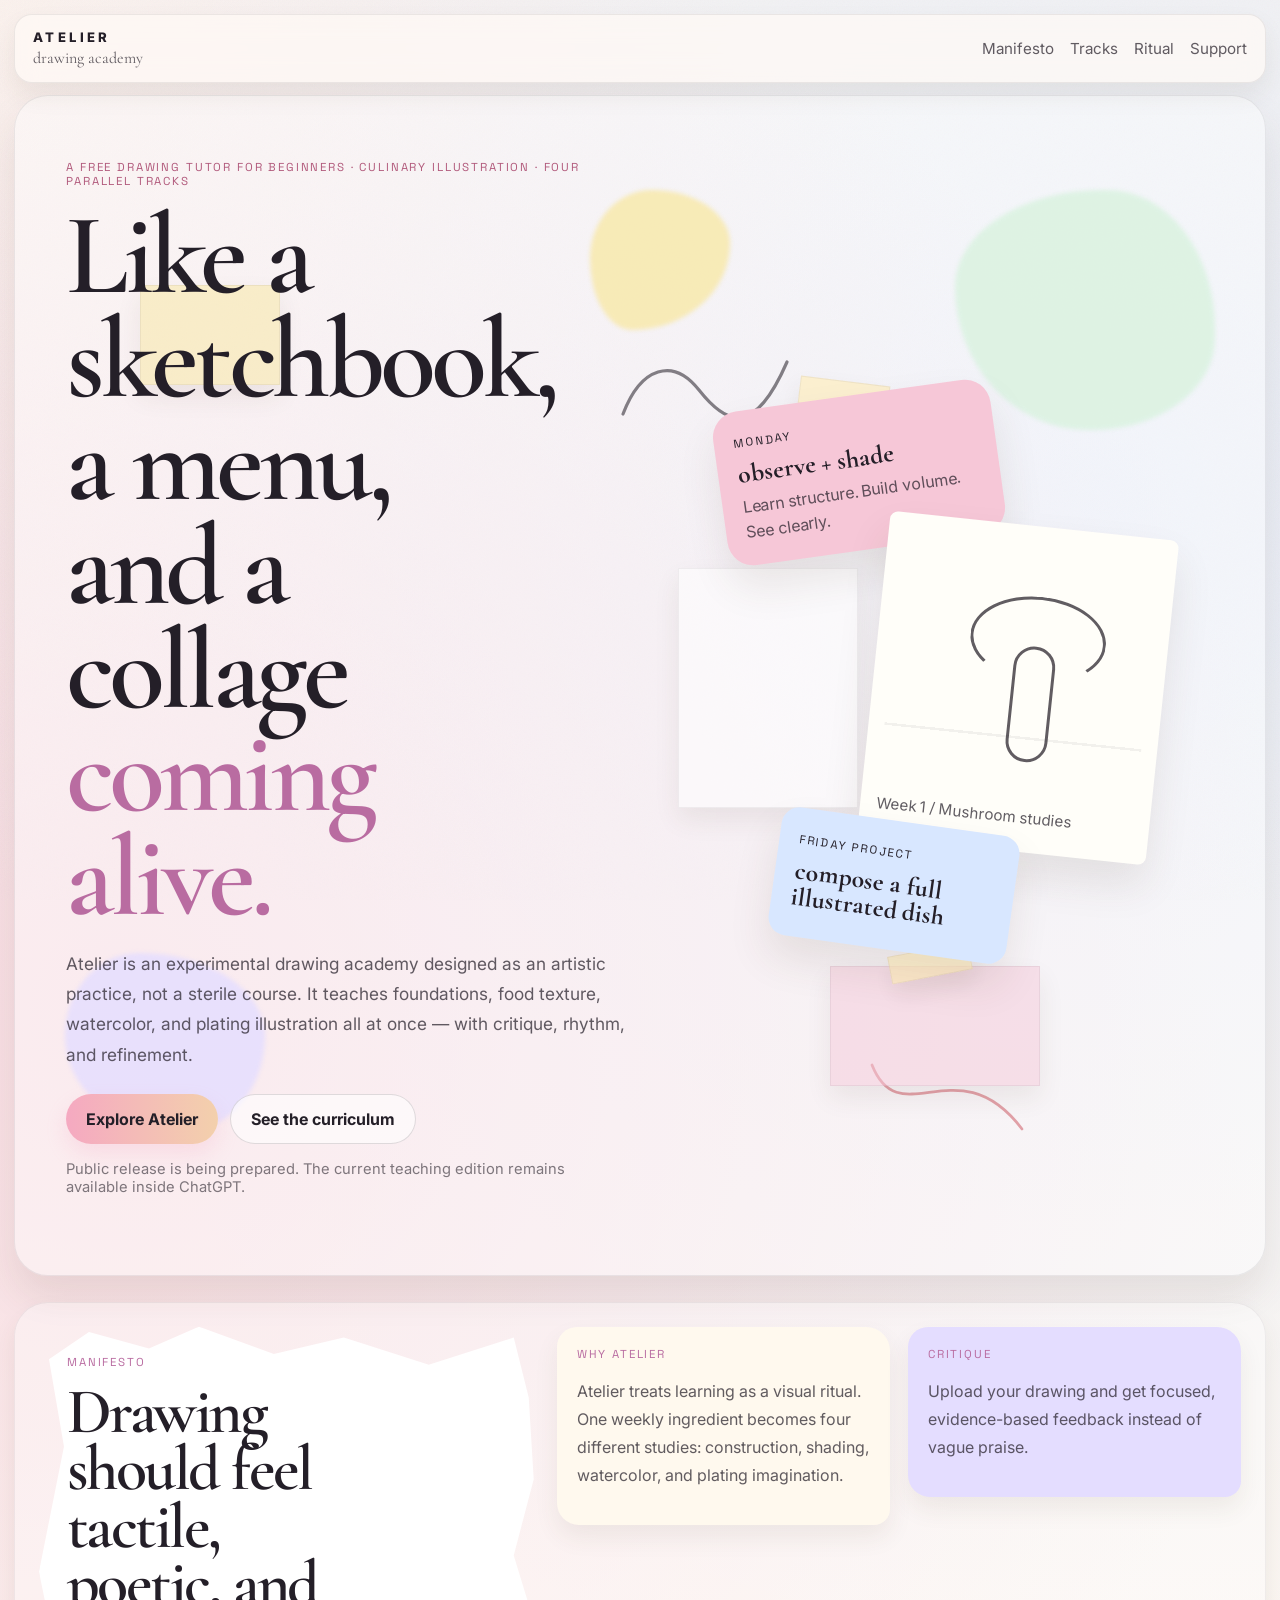
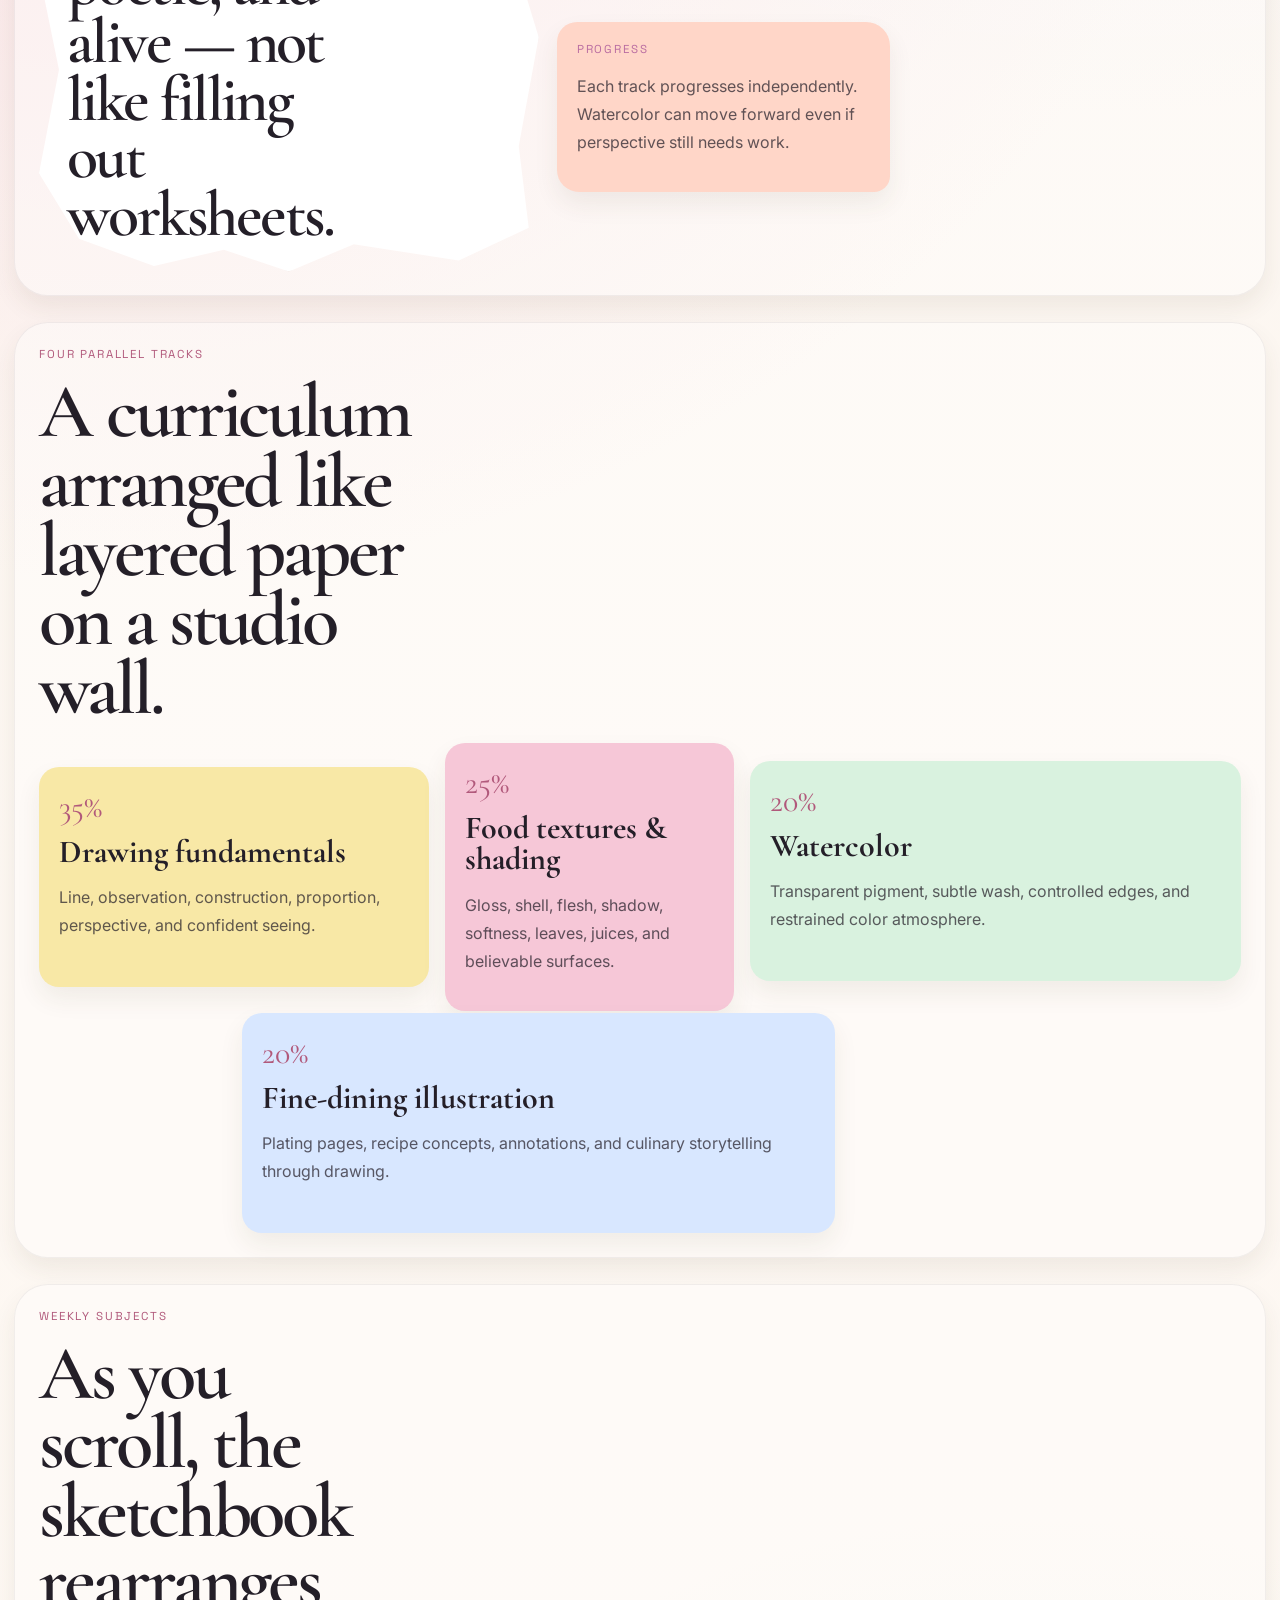
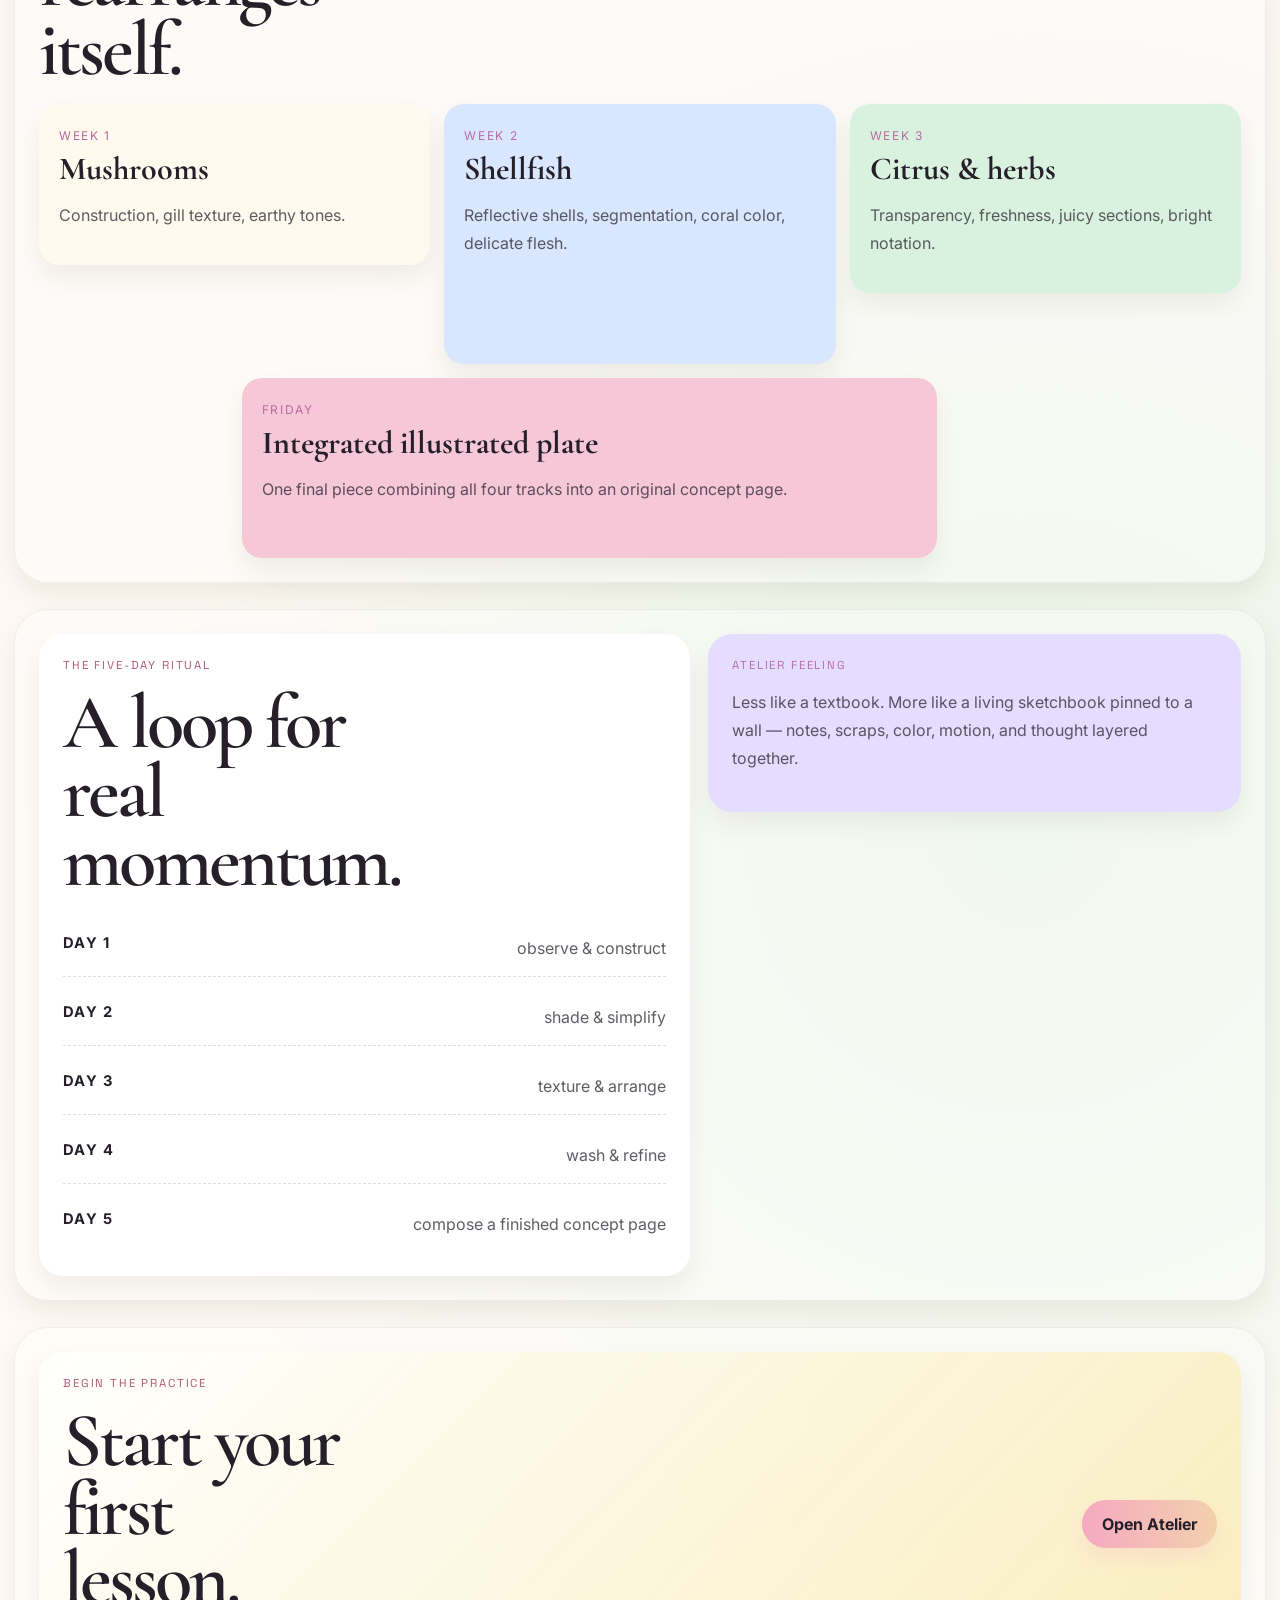
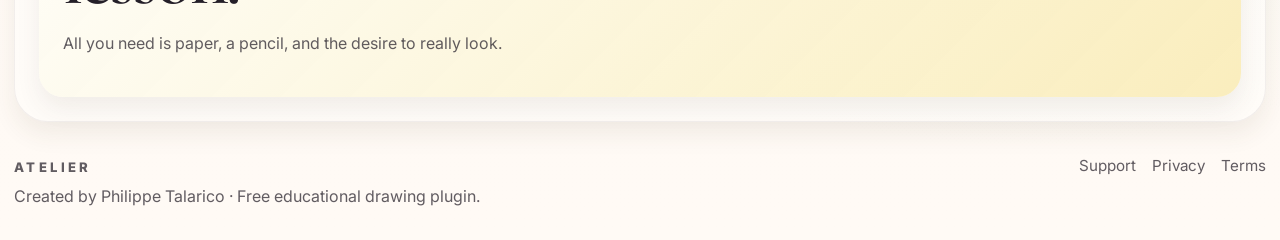
<file: index.html>
<!DOCTYPE html>
<html lang="en">
<head>
  <meta charset="UTF-8" />
  <meta name="viewport" content="width=device-width, initial-scale=1.0" />
  <meta name="description" content="Atelier Drawing Academy — an experimental pastel collage website for a drawing academy." />
  <title>Atelier Drawing Academy — A Collage in Motion</title>
  <link rel="preconnect" href="https://fonts.googleapis.com">
  <link rel="preconnect" href="https://fonts.gstatic.com" crossorigin>
  <link href="https://fonts.googleapis.com/css2?family=Inter:wght@300;400;500;600;700;800&family=Cormorant+Garamond:wght@400;500;600;700&family=Space+Grotesk:wght@400;500;700&display=swap" rel="stylesheet">
  <link rel="stylesheet" href="style.css" />
</head>
<body>
  <div class="grain"></div>
  <div class="progress"></div>

  <header class="site-header">
    <a class="brand" href="index.html">
      <span class="brand-main">ATELIER</span>
      <span class="brand-sub">drawing academy</span>
    </a>
    <nav class="nav">
      <a href="#manifesto">Manifesto</a>
      <a href="#tracks">Tracks</a>
      <a href="#ritual">Ritual</a>
      <a href="support.html">Support</a>
    </nav>
  </header>

  <main class="site-main">
    <section class="hero canvas">
      <div class="blob blob-a layer" data-speed="0.10"></div>
      <div class="blob blob-b layer" data-speed="0.18"></div>
      <div class="blob blob-c layer" data-speed="0.25"></div>
      <div class="scribble scribble-a layer" data-speed="0.13"></div>
      <div class="scribble scribble-b layer" data-speed="0.22"></div>
      <div class="paper paper-a layer" data-speed="0.12"></div>
      <div class="paper paper-b layer" data-speed="0.20"></div>
      <div class="paper paper-c layer" data-speed="0.08"></div>

      <div class="hero-layout">
        <div class="hero-copy reveal">
          <div class="eyebrow">A FREE DRAWING TUTOR FOR BEGINNERS · CULINARY ILLUSTRATION · FOUR PARALLEL TRACKS</div>
          <h1>Like a sketchbook,<br>a menu,<br>and a collage<br><span>coming alive.</span></h1>
          <p class="lead">Atelier is an experimental drawing academy designed as an artistic practice, not a sterile course. It teaches foundations, food texture, watercolor, and plating illustration all at once — with critique, rhythm, and refinement.</p>
          <div class="hero-actions">
            <a class="button solid" href="https://chatgpt.com/plugins/plugins_6afb5ed2872081919c5572f0709c452b">Explore Atelier</a>
            <a class="button ghost" href="#tracks">See the curriculum</a>
          </div>
          <p class="tiny-note">Public release is being prepared. The current teaching edition remains available inside ChatGPT.</p>
        </div>

        <div class="hero-collage reveal">
          <div class="sticker card pink tilt" data-tilt>
            <span class="label">Monday</span>
            <h3>observe + shade</h3>
            <p>Learn structure. Build volume. See clearly.</p>
          </div>
          <div class="polaroid card cream tilt" data-tilt>
            <div class="drawing-icon mushroom"></div>
            <p>Week 1 / Mushroom studies</p>
          </div>
          <div class="note card blue tilt" data-tilt>
            <span class="label">Friday project</span>
            <h3>compose a full illustrated dish</h3>
          </div>
          <div class="tape tape-a"></div>
          <div class="tape tape-b"></div>
        </div>
      </div>
    </section>

    <section id="manifesto" class="manifesto collage-zone">
      <article class="cutout giant reveal">
        <div class="mini-top">MANIFESTO</div>
        <h2>Drawing should feel tactile, poetic, and alive — not like filling out worksheets.</h2>
      </article>

      <article class="scrap reveal tilt" data-tilt>
        <div class="mini-top">Why Atelier</div>
        <p>Atelier treats learning as a visual ritual. One weekly ingredient becomes four different studies: construction, shading, watercolor, and plating imagination.</p>
      </article>

      <article class="scrap reveal tilt lilac" data-tilt>
        <div class="mini-top">Critique</div>
        <p>Upload your drawing and get focused, evidence-based feedback instead of vague praise.</p>
      </article>

      <article class="scrap reveal tilt peach" data-tilt>
        <div class="mini-top">Progress</div>
        <p>Each track progresses independently. Watercolor can move forward even if perspective still needs work.</p>
      </article>
    </section>

    <section id="tracks" class="tracks collage-zone">
      <div class="section-title reveal">
        <div class="eyebrow">FOUR PARALLEL TRACKS</div>
        <h2>A curriculum arranged like layered paper on a studio wall.</h2>
      </div>

      <div class="track-flow">
        <article class="track-paper reveal tilt butter" data-tilt>
          <span class="weight">35%</span>
          <h3>Drawing fundamentals</h3>
          <p>Line, observation, construction, proportion, perspective, and confident seeing.</p>
        </article>
        <article class="track-paper reveal tilt blush" data-tilt>
          <span class="weight">25%</span>
          <h3>Food textures & shading</h3>
          <p>Gloss, shell, flesh, shadow, softness, leaves, juices, and believable surfaces.</p>
        </article>
        <article class="track-paper reveal tilt mint" data-tilt>
          <span class="weight">20%</span>
          <h3>Watercolor</h3>
          <p>Transparent pigment, subtle wash, controlled edges, and restrained color atmosphere.</p>
        </article>
        <article class="track-paper reveal tilt sky" data-tilt>
          <span class="weight">20%</span>
          <h3>Fine-dining illustration</h3>
          <p>Plating pages, recipe concepts, annotations, and culinary storytelling through drawing.</p>
        </article>
      </div>
    </section>

    <section class="subjects collage-zone">
      <div class="section-title reveal align-left">
        <div class="eyebrow">WEEKLY SUBJECTS</div>
        <h2>As you scroll, the sketchbook rearranges itself.</h2>
      </div>

      <div class="floating-board">
        <article class="subject-card reveal layer" data-speed="0.08">
          <span>Week 1</span>
          <h3>Mushrooms</h3>
          <p>Construction, gill texture, earthy tones.</p>
        </article>
        <article class="subject-card reveal tall layer" data-speed="0.15">
          <span>Week 2</span>
          <h3>Shellfish</h3>
          <p>Reflective shells, segmentation, coral color, delicate flesh.</p>
        </article>
        <article class="subject-card reveal layer" data-speed="0.22">
          <span>Week 3</span>
          <h3>Citrus & herbs</h3>
          <p>Transparency, freshness, juicy sections, bright notation.</p>
        </article>
        <article class="subject-card reveal wide layer" data-speed="0.12">
          <span>Friday</span>
          <h3>Integrated illustrated plate</h3>
          <p>One final piece combining all four tracks into an original concept page.</p>
        </article>
      </div>
    </section>

    <section id="ritual" class="ritual collage-zone">
      <article class="timeline reveal">
        <div class="eyebrow">THE FIVE-DAY RITUAL</div>
        <h2>A loop for real momentum.</h2>
        <ol>
          <li><strong>Day 1</strong><span>observe & construct</span></li>
          <li><strong>Day 2</strong><span>shade & simplify</span></li>
          <li><strong>Day 3</strong><span>texture & arrange</span></li>
          <li><strong>Day 4</strong><span>wash & refine</span></li>
          <li><strong>Day 5</strong><span>compose a finished concept page</span></li>
        </ol>
      </article>
      <article class="closing-note reveal tilt" data-tilt>
        <div class="mini-top">Atelier feeling</div>
        <p>Less like a textbook. More like a living sketchbook pinned to a wall — notes, scraps, color, motion, and thought layered together.</p>
      </article>
    </section>

    <section class="final-cta collage-zone">
      <article class="cta-sheet reveal">
        <div>
          <div class="eyebrow">BEGIN THE PRACTICE</div>
          <h2>Start your first lesson.</h2>
          <p>All you need is paper, a pencil, and the desire to really look.</p>
        </div>
        <a class="button solid" href="https://chatgpt.com/plugins/plugins_6afb5ed2872081919c5572f0709c452b">Open Atelier</a>
      </article>
    </section>
  </main>

  <footer class="site-footer">
    <div>
      <span class="brand-main">ATELIER</span>
      <p>Created by Philippe Talarico · Free educational drawing plugin.</p>
    </div>
    <nav>
      <a href="support.html">Support</a>
      <a href="privacy.html">Privacy</a>
      <a href="terms.html">Terms</a>
    </nav>
  </footer>

  <script src="script.js"></script>
</body>
</html>
</file>
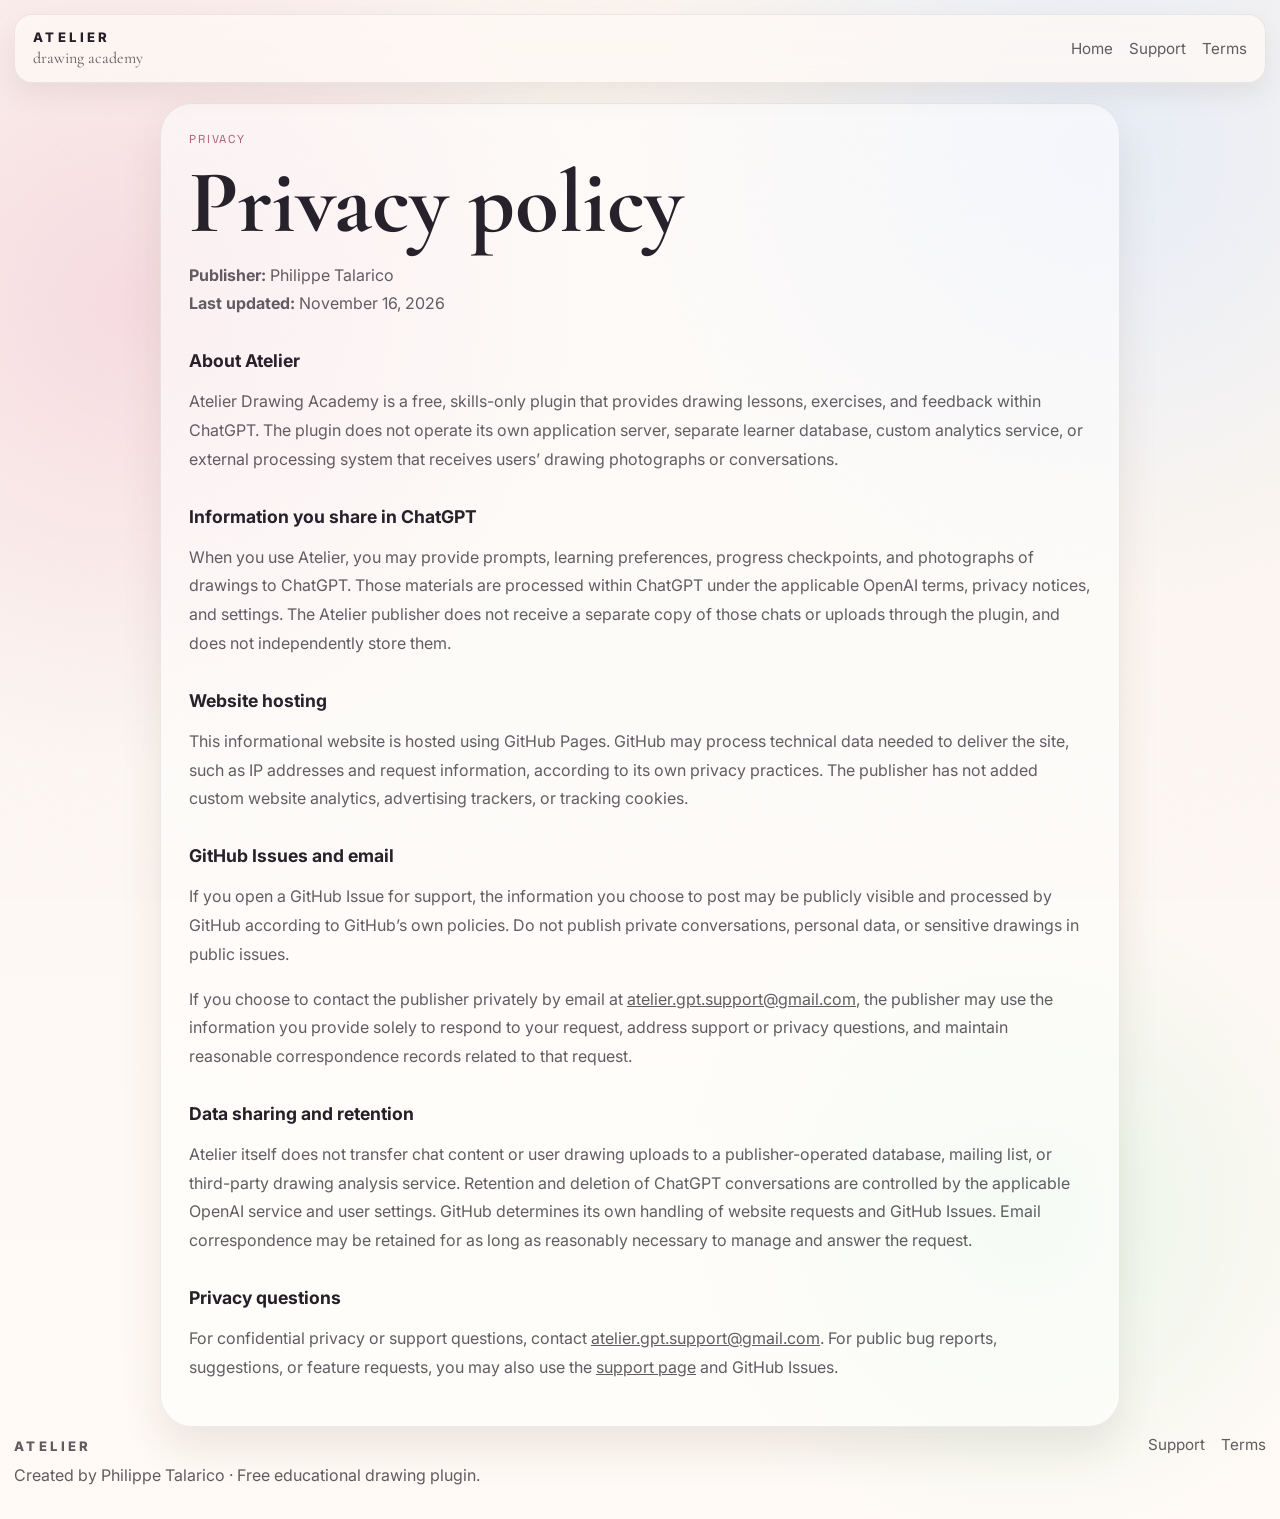
<file: privacy.html>
<!DOCTYPE html>
<html lang="en">
<head>
  <meta charset="UTF-8" />
  <meta name="viewport" content="width=device-width, initial-scale=1.0" />
  <meta name="description" content="Privacy policy for Atelier Drawing Academy." />
  <title>Privacy Policy — Atelier Drawing Academy</title>
  <link rel="preconnect" href="https://fonts.googleapis.com">
  <link rel="preconnect" href="https://fonts.gstatic.com" crossorigin>
  <link href="https://fonts.googleapis.com/css2?family=Inter:wght@300;400;500;600;700;800&family=Cormorant+Garamond:wght@400;500;600;700&family=Space+Grotesk:wght@400;500;700&display=swap" rel="stylesheet">
  <link rel="stylesheet" href="style.css" />
</head>
<body class="legal-page">
  <div class="grain"></div>
  <header class="site-header">
    <a class="brand" href="index.html"><span class="brand-main">ATELIER</span><span class="brand-sub">drawing academy</span></a>
    <nav class="nav"><a href="index.html">Home</a><a href="support.html">Support</a><a href="terms.html">Terms</a></nav>
  </header>

  <main class="legal-main">
    <article class="legal-card reveal visible">
      <div class="eyebrow">PRIVACY</div>
      <h1>Privacy policy</h1>
      <p><strong>Publisher:</strong> Philippe Talarico<br><strong>Last updated:</strong> November 16, 2026</p>

      <h2>About Atelier</h2>
      <p>Atelier Drawing Academy is a free, skills-only plugin that provides drawing lessons, exercises, and feedback within ChatGPT. The plugin does not operate its own application server, separate learner database, custom analytics service, or external processing system that receives users’ drawing photographs or conversations.</p>

      <h2>Information you share in ChatGPT</h2>
      <p>When you use Atelier, you may provide prompts, learning preferences, progress checkpoints, and photographs of drawings to ChatGPT. Those materials are processed within ChatGPT under the applicable OpenAI terms, privacy notices, and settings. The Atelier publisher does not receive a separate copy of those chats or uploads through the plugin, and does not independently store them.</p>

      <h2>Website hosting</h2>
      <p>This informational website is hosted using GitHub Pages. GitHub may process technical data needed to deliver the site, such as IP addresses and request information, according to its own privacy practices. The publisher has not added custom website analytics, advertising trackers, or tracking cookies.</p>

      <h2>GitHub Issues and email</h2>
      <p>If you open a GitHub Issue for support, the information you choose to post may be publicly visible and processed by GitHub according to GitHub’s own policies. Do not publish private conversations, personal data, or sensitive drawings in public issues.</p>
      <p>If you choose to contact the publisher privately by email at <a href="mailto:atelier.gpt.support@gmail.com">atelier.gpt.support@gmail.com</a>, the publisher may use the information you provide solely to respond to your request, address support or privacy questions, and maintain reasonable correspondence records related to that request.</p>

      <h2>Data sharing and retention</h2>
      <p>Atelier itself does not transfer chat content or user drawing uploads to a publisher-operated database, mailing list, or third-party drawing analysis service. Retention and deletion of ChatGPT conversations are controlled by the applicable OpenAI service and user settings. GitHub determines its own handling of website requests and GitHub Issues. Email correspondence may be retained for as long as reasonably necessary to manage and answer the request.</p>

      <h2>Privacy questions</h2>
      <p>For confidential privacy or support questions, contact <a href="mailto:atelier.gpt.support@gmail.com">atelier.gpt.support@gmail.com</a>. For public bug reports, suggestions, or feature requests, you may also use the <a href="support.html">support page</a> and GitHub Issues.</p>
    </article>
  </main>

  <footer class="site-footer">
    <div><span class="brand-main">ATELIER</span><p>Created by Philippe Talarico · Free educational drawing plugin.</p></div>
    <nav><a href="support.html">Support</a><a href="terms.html">Terms</a></nav>
  </footer>
  <script src="script.js"></script>
</body>
</html>
</file>
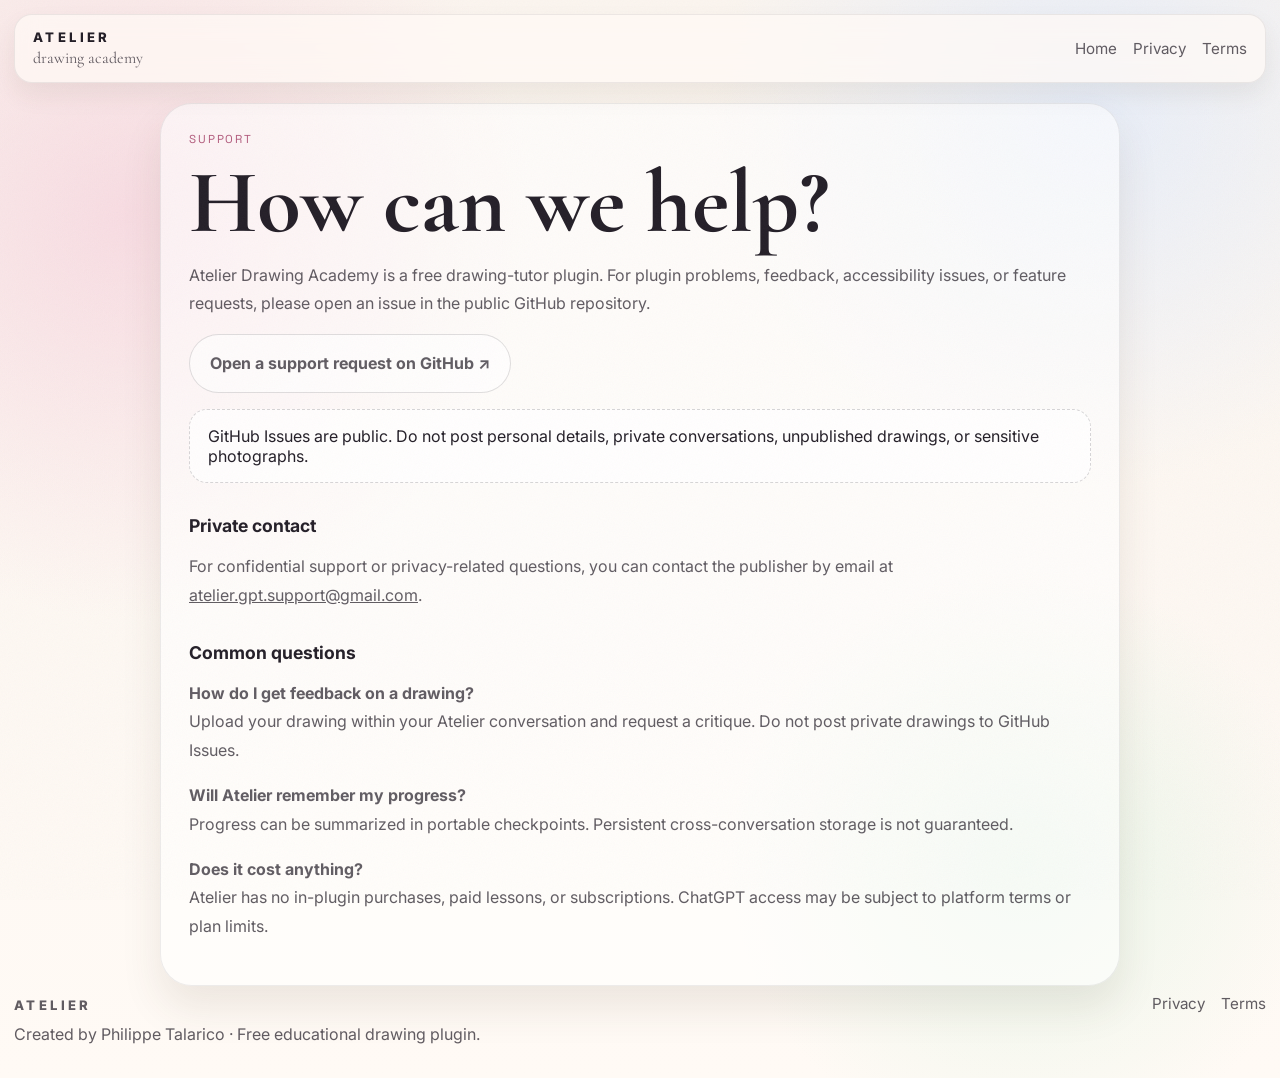
<file: support.html>
<!DOCTYPE html>
<html lang="en">
<head>
  <meta charset="UTF-8" />
  <meta name="viewport" content="width=device-width, initial-scale=1.0" />
  <meta name="description" content="Support for Atelier Drawing Academy." />
  <title>Support — Atelier Drawing Academy</title>
  <link rel="preconnect" href="https://fonts.googleapis.com">
  <link rel="preconnect" href="https://fonts.gstatic.com" crossorigin>
  <link href="https://fonts.googleapis.com/css2?family=Inter:wght@300;400;500;600;700;800&family=Cormorant+Garamond:wght@400;500;600;700&family=Space+Grotesk:wght@400;500;700&display=swap" rel="stylesheet">
  <link rel="stylesheet" href="style.css" />
</head>
<body class="legal-page">
  <div class="grain"></div>
  <header class="site-header">
    <a class="brand" href="index.html"><span class="brand-main">ATELIER</span><span class="brand-sub">drawing academy</span></a>
    <nav class="nav"><a href="index.html">Home</a><a href="privacy.html">Privacy</a><a href="terms.html">Terms</a></nav>
  </header>

  <main class="legal-main">
    <article class="legal-card reveal visible">
      <div class="eyebrow">SUPPORT</div>
      <h1>How can we help?</h1>
      <p>Atelier Drawing Academy is a free drawing-tutor plugin. For plugin problems, feedback, accessibility issues, or feature requests, please open an issue in the public GitHub repository.</p>
      <p><a class="button secondary" href="https://github.com/philt-one/atelier-drawing-academy/issues/new">Open a support request on GitHub ↗</a></p>
      <div class="notice-box">GitHub Issues are public. Do not post personal details, private conversations, unpublished drawings, or sensitive photographs.</div>

      <h2>Private contact</h2>
      <p>For confidential support or privacy-related questions, you can contact the publisher by email at <a href="mailto:atelier.gpt.support@gmail.com">atelier.gpt.support@gmail.com</a>.</p>

      <h2>Common questions</h2>
      <p><strong>How do I get feedback on a drawing?</strong><br>Upload your drawing within your Atelier conversation and request a critique. Do not post private drawings to GitHub Issues.</p>
      <p><strong>Will Atelier remember my progress?</strong><br>Progress can be summarized in portable checkpoints. Persistent cross-conversation storage is not guaranteed.</p>
      <p><strong>Does it cost anything?</strong><br>Atelier has no in-plugin purchases, paid lessons, or subscriptions. ChatGPT access may be subject to platform terms or plan limits.</p>
    </article>
  </main>

  <footer class="site-footer">
    <div><span class="brand-main">ATELIER</span><p>Created by Philippe Talarico · Free educational drawing plugin.</p></div>
    <nav><a href="privacy.html">Privacy</a><a href="terms.html">Terms</a></nav>
  </footer>
  <script src="script.js"></script>
</body>
</html>
</file>
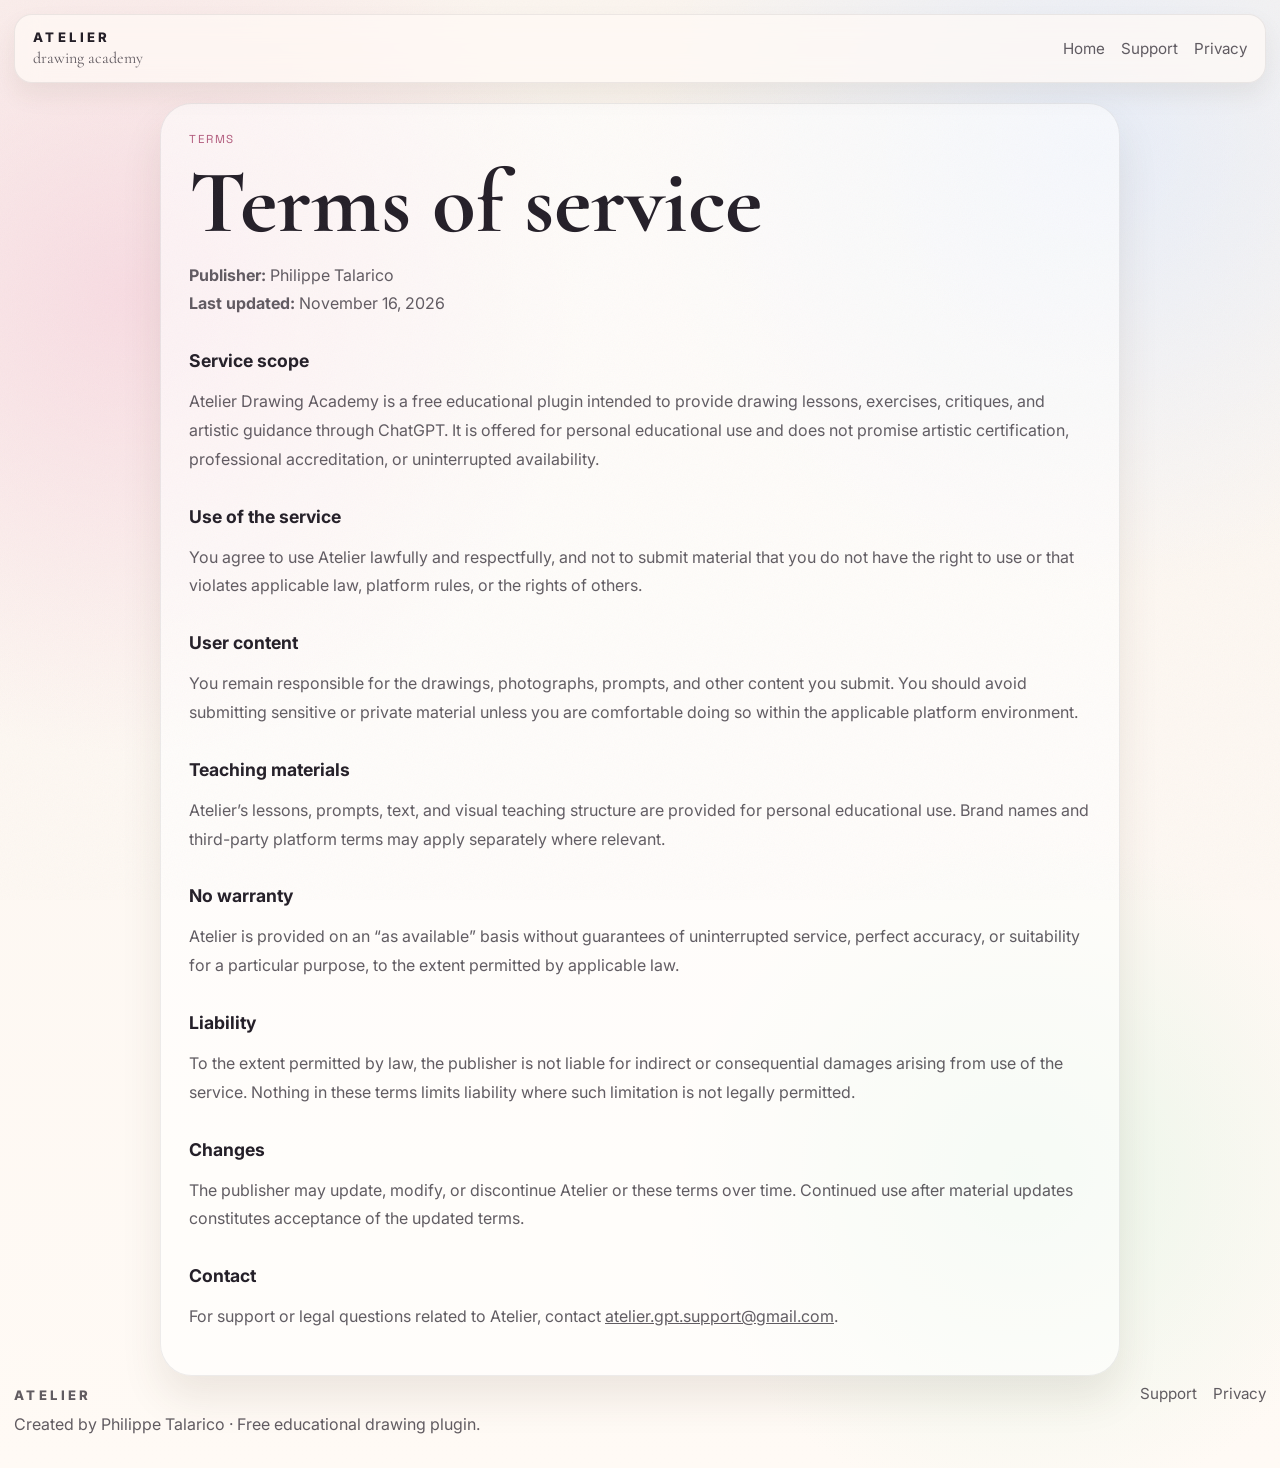
<file: terms.html>
<!DOCTYPE html>
<html lang="en">
<head>
  <meta charset="UTF-8" />
  <meta name="viewport" content="width=device-width, initial-scale=1.0" />
  <meta name="description" content="Terms of service for Atelier Drawing Academy." />
  <title>Terms of Service — Atelier Drawing Academy</title>
  <link rel="preconnect" href="https://fonts.googleapis.com">
  <link rel="preconnect" href="https://fonts.gstatic.com" crossorigin>
  <link href="https://fonts.googleapis.com/css2?family=Inter:wght@300;400;500;600;700;800&family=Cormorant+Garamond:wght@400;500;600;700&family=Space+Grotesk:wght@400;500;700&display=swap" rel="stylesheet">
  <link rel="stylesheet" href="style.css" />
</head>
<body class="legal-page">
  <div class="grain"></div>
  <header class="site-header">
    <a class="brand" href="index.html"><span class="brand-main">ATELIER</span><span class="brand-sub">drawing academy</span></a>
    <nav class="nav"><a href="index.html">Home</a><a href="support.html">Support</a><a href="privacy.html">Privacy</a></nav>
  </header>

  <main class="legal-main">
    <article class="legal-card reveal visible">
      <div class="eyebrow">TERMS</div>
      <h1>Terms of service</h1>
      <p><strong>Publisher:</strong> Philippe Talarico<br><strong>Last updated:</strong> November 16, 2026</p>

      <h2>Service scope</h2>
      <p>Atelier Drawing Academy is a free educational plugin intended to provide drawing lessons, exercises, critiques, and artistic guidance through ChatGPT. It is offered for personal educational use and does not promise artistic certification, professional accreditation, or uninterrupted availability.</p>

      <h2>Use of the service</h2>
      <p>You agree to use Atelier lawfully and respectfully, and not to submit material that you do not have the right to use or that violates applicable law, platform rules, or the rights of others.</p>

      <h2>User content</h2>
      <p>You remain responsible for the drawings, photographs, prompts, and other content you submit. You should avoid submitting sensitive or private material unless you are comfortable doing so within the applicable platform environment.</p>

      <h2>Teaching materials</h2>
      <p>Atelier’s lessons, prompts, text, and visual teaching structure are provided for personal educational use. Brand names and third-party platform terms may apply separately where relevant.</p>

      <h2>No warranty</h2>
      <p>Atelier is provided on an “as available” basis without guarantees of uninterrupted service, perfect accuracy, or suitability for a particular purpose, to the extent permitted by applicable law.</p>

      <h2>Liability</h2>
      <p>To the extent permitted by law, the publisher is not liable for indirect or consequential damages arising from use of the service. Nothing in these terms limits liability where such limitation is not legally permitted.</p>

      <h2>Changes</h2>
      <p>The publisher may update, modify, or discontinue Atelier or these terms over time. Continued use after material updates constitutes acceptance of the updated terms.</p>

      <h2>Contact</h2>
      <p>For support or legal questions related to Atelier, contact <a href="mailto:atelier.gpt.support@gmail.com">atelier.gpt.support@gmail.com</a>.</p>
    </article>
  </main>

  <footer class="site-footer">
    <div><span class="brand-main">ATELIER</span><p>Created by Philippe Talarico · Free educational drawing plugin.</p></div>
    <nav><a href="support.html">Support</a><a href="privacy.html">Privacy</a></nav>
  </footer>
  <script src="script.js"></script>
</body>
</html>
</file>
<file: style.css>
:root {
  --bg: #fbf5ef;
  --bg-2: #fffaf5;
  --ink: #241f28;
  --muted: rgba(36, 31, 40, 0.72);
  --line: rgba(36, 31, 40, 0.12);
  --pink: #f6c7d7;
  --peach: #ffd6c8;
  --butter: #f8e8a6;
  --mint: #d9f2df;
  --sky: #d8e7ff;
  --lilac: #e4ddff;
  --cream: #fff9ee;
  --red: #cf5d67;
  --shadow: 0 22px 40px rgba(80, 58, 44, 0.10);
  --shadow-soft: 0 12px 24px rgba(80, 58, 44, 0.08);
}

* { box-sizing: border-box; }
html { scroll-behavior: smooth; }
body {
  margin: 0;
  color: var(--ink);
  background:
    radial-gradient(circle at 10% 20%, rgba(244, 199, 215, 0.55), transparent 28%),
    radial-gradient(circle at 85% 10%, rgba(216, 231, 255, 0.55), transparent 26%),
    radial-gradient(circle at 80% 80%, rgba(217, 242, 223, 0.55), transparent 22%),
    linear-gradient(180deg, var(--bg) 0%, var(--bg-2) 100%);
  font-family: Inter, system-ui, sans-serif;
  overflow-x: hidden;
}

a { color: inherit; }
img { max-width: 100%; }

.grain {
  position: fixed;
  inset: 0;
  pointer-events: none;
  opacity: 0.06;
  z-index: 1;
  background-image: url("data:image/svg+xml,%3Csvg xmlns='http://www.w3.org/2000/svg' width='160' height='160' viewBox='0 0 160 160'%3E%3Cfilter id='n'%3E%3CfeTurbulence type='fractalNoise' baseFrequency='.8' numOctaves='2' stitchTiles='stitch'/%3E%3C/filter%3E%3Crect width='160' height='160' filter='url(%23n)' opacity='.6'/%3E%3C/svg%3E");
}

.progress {
  position: fixed;
  top: 0;
  left: 0;
  height: 4px;
  width: 0;
  z-index: 999;
  background: linear-gradient(90deg, #f3a6be, #c9b6ff, #9bd9cc);
  box-shadow: 0 4px 16px rgba(243, 166, 190, 0.45);
}

.site-header,
.site-footer,
.hero,
.collage-zone,
.subject-card,
.track-paper,
.scrap,
.cutout,
.cta-sheet,
.timeline,
.closing-note,
.card { position: relative; z-index: 2; }

.site-header {
  position: sticky;
  top: 0;
  z-index: 100;
  display: flex;
  align-items: center;
  justify-content: space-between;
  gap: 20px;
  width: min(1320px, calc(100% - 28px));
  margin: 14px auto 0;
  padding: 16px 18px;
  background: rgba(255,250,245,0.72);
  backdrop-filter: blur(12px);
  border: 1px solid rgba(36, 31, 40, 0.08);
  border-radius: 18px;
  box-shadow: var(--shadow-soft);
}
.brand {
  text-decoration: none;
  display: flex;
  flex-direction: column;
  line-height: 1;
}
.brand-main {
  letter-spacing: 0.26em;
  text-transform: uppercase;
  font-size: 0.82rem;
  font-weight: 800;
}
.brand-sub {
  margin-top: 6px;
  font-family: "Cormorant Garamond", serif;
  font-size: 1rem;
  color: var(--muted);
}
.nav {
  display: flex;
  flex-wrap: wrap;
  gap: 16px;
}
.nav a, .site-footer a {
  text-decoration: none;
  color: var(--muted);
  font-size: 0.95rem;
}
.nav a:hover, .site-footer a:hover { color: var(--ink); }

.site-main {
  width: min(1320px, calc(100% - 28px));
  margin: 12px auto 0;
}
.canvas,
.collage-zone {
  margin-bottom: 26px;
  border-radius: 34px;
}
.hero {
  min-height: calc(100vh - 100px);
  overflow: hidden;
  background: rgba(255,255,255,0.42);
  border: 1px solid rgba(36,31,40,0.08);
  box-shadow: var(--shadow);
  padding: 2rem;
}
.hero-layout {
  display: grid;
  grid-template-columns: minmax(0, 1.05fr) minmax(320px, 0.95fr);
  gap: 20px;
  min-height: calc(100vh - 160px);
  align-items: center;
}
.hero-copy {
  padding: 2rem 1rem 2rem 1.2rem;
}
.eyebrow, .mini-top, .label {
  font-family: "Space Grotesk", sans-serif;
  text-transform: uppercase;
  letter-spacing: 0.16em;
  font-size: 0.72rem;
}
.eyebrow { color: #b1597b; margin-bottom: 16px; }
.hero h1, .cutout h2, .section-title h2, .timeline h2, .cta-sheet h2 {
  margin: 0;
  font-family: "Cormorant Garamond", serif;
  line-height: 0.9;
  font-weight: 600;
  letter-spacing: -0.04em;
}
.hero h1 {
  font-size: clamp(4rem, 9vw, 8rem);
  max-width: 8.4ch;
}
.hero h1 span { color: #b96ca1; }
.lead, .scrap p, .track-paper p, .subject-card p, .timeline li span, .closing-note p, .cta-sheet p {
  color: var(--muted);
  line-height: 1.75;
}
.lead {
  max-width: 640px;
  font-size: 1.08rem;
  margin: 1.2rem 0 1.5rem;
}
.hero-actions {
  display: flex;
  gap: 12px;
  flex-wrap: wrap;
}
.button {
  text-decoration: none;
  display: inline-flex;
  align-items: center;
  justify-content: center;
  padding: 14px 20px;
  border-radius: 999px;
  font-weight: 700;
  transition: transform .18s ease;
}
.button:hover { transform: translateY(-2px); }
.button.solid {
  background: linear-gradient(90deg, #f5a9c1, #f3d0ac);
  box-shadow: 0 10px 20px rgba(245, 169, 193, 0.24);
}
.button.ghost, .button.secondary {
  border: 1px solid rgba(36, 31, 40, 0.14);
  background: rgba(255,255,255,0.6);
}
.tiny-note { font-size: 0.92rem; color: rgba(36,31,40,0.58); margin-top: 1rem; max-width: 520px; }

.hero-collage {
  min-height: 660px;
  position: relative;
}
.card {
  position: absolute;
  padding: 1.25rem;
  box-shadow: var(--shadow);
  transition: transform .25s ease;
}
.sticker { width: 280px; top: 40px; left: 40px; transform: rotate(-8deg); border-radius: 26px; }
.polaroid {
  width: 290px;
  top: 170px;
  right: 70px;
  transform: rotate(6deg);
  background: white;
  border-radius: 8px;
  padding: 16px 16px 22px;
}
.note { width: 240px; bottom: 65px; left: 95px; transform: rotate(8deg); border-radius: 18px; }
.pink { background: var(--pink); }
.blue { background: var(--sky); }
.cream { background: #fffef9; }
.card h3 { margin: 10px 0 8px; font-size: 1.6rem; font-family: "Cormorant Garamond", serif; line-height: 1; }
.card p { margin: 0; color: rgba(36,31,40,.72); line-height: 1.6; }
.tape {
  position: absolute;
  background: rgba(255, 237, 187, 0.65);
  border: 1px solid rgba(36,31,40,0.05);
  box-shadow: var(--shadow-soft);
}
.tape-a { width: 90px; height: 28px; top: 26px; left: 120px; transform: rotate(7deg); }
.tape-b { width: 82px; height: 28px; bottom: 38px; left: 210px; transform: rotate(-11deg); }
.drawing-icon {
  height: 250px;
  border-radius: 4px;
  background: linear-gradient(180deg, #fffdf8 0%, #f4efe4 100%);
  position: relative;
  overflow: hidden;
}
.drawing-icon::before,
.drawing-icon::after {
  content: "";
  position: absolute;
  border: 3px solid rgba(36,31,40,0.72);
  border-radius: 50%;
}
.drawing-icon.mushroom::before { width: 130px; height: 80px; top: 54px; left: 76px; border-bottom-color: transparent; }
.drawing-icon.mushroom::after { width: 36px; height: 110px; top: 104px; left: 122px; border-radius: 30px; }
.drawing-icon.mushroom { background-image: linear-gradient(transparent 0 78%, rgba(36,31,40,0.06) 78% 79%, transparent 79%); }
.polaroid p { margin-top: 14px; font-size: 0.95rem; }

.blob, .scribble, .paper {
  position: absolute;
  pointer-events: none;
}
.blob {
  filter: blur(2px);
  opacity: 0.82;
}
.blob-a { width: 260px; height: 240px; right: 4%; top: 8%; background: var(--mint); border-radius: 58% 42% 48% 52% / 41% 59% 39% 61%; }
.blob-b { width: 200px; height: 180px; left: 4%; bottom: 12%; background: var(--lilac); border-radius: 37% 63% 42% 58% / 46% 46% 54% 54%; }
.blob-c { width: 140px; height: 140px; left: 46%; top: 8%; background: rgba(248, 232, 166, 0.95); border-radius: 44% 56% 70% 30% / 49% 38% 62% 51%; }
.scribble {
  width: 180px;
  height: 120px;
  background-repeat: no-repeat;
  background-size: contain;
  opacity: 0.55;
}
.scribble-a {
  top: 20%;
  left: 48%;
  background-image: url("data:image/svg+xml,%3Csvg xmlns='http://www.w3.org/2000/svg' width='180' height='120' viewBox='0 0 180 120'%3E%3Cpath d='M8 82 C26 35, 58 25, 84 58 S138 108, 172 30' fill='none' stroke='%23241f28' stroke-width='3.2' stroke-linecap='round'/%3E%3C/svg%3E");
}
.scribble-b {
  bottom: 10%;
  right: 18%;
  background-image: url("data:image/svg+xml,%3Csvg xmlns='http://www.w3.org/2000/svg' width='180' height='120' viewBox='0 0 180 120'%3E%3Cpath d='M12 28 C40 98, 98 8, 162 92' fill='none' stroke='%23cf5d67' stroke-width='2.8' stroke-linecap='round'/%3E%3C/svg%3E");
}
.paper {
  background: rgba(255,255,255,0.55);
  box-shadow: var(--shadow-soft);
  border: 1px solid rgba(36,31,40,0.06);
}
.paper-a { width: 180px; height: 240px; left: 53%; top: 40%; transform: rotate(-7deg); }
.paper-b { width: 140px; height: 100px; left: 10%; top: 16%; transform: rotate(12deg); background: rgba(248, 232, 166, 0.55); }
.paper-c { width: 210px; height: 120px; right: 18%; bottom: 16%; transform: rotate(-5deg); background: rgba(244, 199, 215, 0.48); }

.collage-zone {
  padding: 24px;
  background: rgba(255,255,255,0.36);
  border: 1px solid rgba(36,31,40,0.06);
  box-shadow: var(--shadow-soft);
}
.manifesto {
  display: grid;
  grid-template-columns: 1.2fr .8fr .8fr;
  gap: 18px;
  align-items: start;
}
.cutout, .scrap, .track-paper, .subject-card, .timeline, .closing-note, .cta-sheet {
  box-shadow: var(--shadow-soft);
}
.cutout {
  grid-row: span 2;
  background: white;
  padding: 28px;
  min-height: 360px;
  clip-path: polygon(2% 6%, 10% 1%, 22% 4%, 32% 0, 47% 5%, 61% 2%, 78% 7%, 95% 2%, 98% 13%, 99% 28%, 95% 42%, 100% 57%, 96% 77%, 98% 92%, 84% 98%, 63% 95%, 50% 100%, 37% 96%, 23% 99%, 8% 94%, 0 82%, 4% 63%, 0 45%, 5% 22%);
}
.cutout h2 {
  font-size: clamp(2.2rem, 5vw, 4.6rem);
  max-width: 10ch;
}
.mini-top { color: #b96ca1; margin-bottom: 14px; }
.scrap {
  padding: 20px;
  background: var(--cream);
  border-radius: 20px 24px 16px 22px;
  transform: rotate(-2deg);
}
.scrap.lilac { background: var(--lilac); }
.scrap.peach { background: var(--peach); }

.section-title { margin-bottom: 20px; }
.section-title h2 { font-size: clamp(2.4rem, 6vw, 5rem); max-width: 11ch; }
.align-left h2 { max-width: 9ch; }
.track-flow {
  display: grid;
  grid-template-columns: repeat(12, 1fr);
  gap: 16px;
  align-items: start;
}
.track-paper {
  padding: 20px;
  border-radius: 20px;
  min-height: 220px;
}
.track-paper:nth-child(1) { grid-column: 1 / span 4; margin-top: 24px; }
.track-paper:nth-child(2) { grid-column: 5 / span 3; }
.track-paper:nth-child(3) { grid-column: 8 / span 5; margin-top: 18px; }
.track-paper:nth-child(4) { grid-column: 3 / span 6; margin-top: -14px; }
.weight {
  display: inline-block;
  font-family: "Cormorant Garamond", serif;
  font-size: 2rem;
  color: #b1597b;
  margin-bottom: 10px;
}
.track-paper h3, .subject-card h3 {
  margin: 0 0 10px;
  font-family: "Cormorant Garamond", serif;
  font-size: 2rem;
  line-height: 0.98;
}
.butter { background: var(--butter); }
.blush { background: var(--pink); }
.mint { background: var(--mint); }
.sky { background: var(--sky); }

.floating-board {
  display: grid;
  grid-template-columns: repeat(12, 1fr);
  gap: 14px;
  min-height: 430px;
}
.subject-card {
  padding: 20px;
  background: white;
  border-radius: 20px;
}
.subject-card span {
  display: inline-block;
  color: #b96ca1;
  margin-bottom: 10px;
  text-transform: uppercase;
  letter-spacing: .14em;
  font-size: .75rem;
}
.subject-card:nth-child(1) { grid-column: 1 / span 4; align-self: start; transform: rotate(-2deg); background: var(--cream); }
.subject-card:nth-child(2) { grid-column: 5 / span 4; align-self: center; transform: rotate(3deg); background: var(--sky); }
.subject-card:nth-child(3) { grid-column: 9 / span 4; align-self: start; transform: rotate(-4deg); background: var(--mint); }
.subject-card:nth-child(4) { grid-column: 3 / span 7; align-self: end; transform: rotate(2deg); background: var(--pink); }
.subject-card.tall { min-height: 260px; }
.subject-card.wide { min-height: 180px; }

.ritual {
  display: grid;
  grid-template-columns: 1.1fr .9fr;
  gap: 18px;
  align-items: start;
}
.timeline, .closing-note, .cta-sheet {
  background: white;
  border-radius: 24px;
  padding: 24px;
}
.timeline h2, .cta-sheet h2 { font-size: clamp(2.6rem, 6vw, 4.8rem); max-width: 8ch; }
.timeline ol {
  list-style: none;
  padding: 0;
  margin: 24px 0 0;
  display: grid;
  gap: 12px;
}
.timeline li {
  display: flex;
  justify-content: space-between;
  gap: 12px;
  padding: 14px 0;
  border-bottom: 1px dashed rgba(36,31,40,0.14);
}
.timeline li:last-child { border-bottom: 0; }
.timeline li strong {
  font-size: 0.92rem;
  text-transform: uppercase;
  letter-spacing: 0.1em;
}
.closing-note {
  background: var(--lilac);
  transform: rotate(2deg);
}
.final-cta .cta-sheet {
  display: flex;
  align-items: center;
  justify-content: space-between;
  gap: 24px;
  background: linear-gradient(135deg, rgba(255,255,255,0.86), rgba(248,232,166,0.72));
}

.site-footer {
  width: min(1320px, calc(100% - 28px));
  margin: 0 auto 34px;
  padding: 8px 0 0;
  display: flex;
  justify-content: space-between;
  gap: 20px;
  color: var(--muted);
}
.site-footer p { margin: 10px 0 0; }
.site-footer nav { display: flex; gap: 16px; flex-wrap: wrap; }

.legal-page .site-main,
.legal-main {
  width: min(960px, calc(100% - 28px));
  margin: 20px auto 0;
}
.legal-card {
  background: rgba(255,255,255,0.58);
  border: 1px solid rgba(36,31,40,0.08);
  box-shadow: var(--shadow);
  border-radius: 32px;
  padding: 28px;
}
.legal-card h1 {
  margin: 0 0 12px;
  font-family: "Cormorant Garamond", serif;
  font-size: clamp(3rem, 7vw, 5.6rem);
  line-height: .92;
}
.legal-card h2 {
  margin-top: 2rem;
  font-size: 1.1rem;
}
.legal-card p, .legal-card li {
  color: var(--muted);
  line-height: 1.8;
}
.notice-box {
  background: rgba(255, 255, 255, 0.72);
  border: 1px dashed rgba(36,31,40,0.18);
  border-radius: 18px;
  padding: 16px 18px;
}

.reveal { opacity: 0; transform: translateY(24px); transition: opacity .8s ease, transform .8s ease; }
.reveal.visible { opacity: 1; transform: translateY(0); }
.tilt { transition: transform .22s ease; transform-origin: center; }

@media (max-width: 1150px) {
  .hero-layout,
  .manifesto,
  .ritual,
  .final-cta .cta-sheet { grid-template-columns: 1fr; }
  .hero-collage { min-height: 520px; }
  .track-flow, .floating-board { grid-template-columns: 1fr 1fr; min-height: auto; }
  .track-paper, .subject-card { grid-column: auto !important; margin-top: 0 !important; transform: none !important; }
}

@media (max-width: 760px) {
  .site-header, .site-footer, .hero-actions, .nav { flex-direction: column; align-items: flex-start; }
  .site-main, .site-footer, .site-header, .legal-main { width: min(100%, calc(100% - 16px)); }
  .hero { padding: 1rem; }
  .hero-copy { padding: 1rem .2rem; }
  .hero-collage { min-height: 460px; }
  .sticker { left: 10px; width: 220px; }
  .polaroid { right: 14px; width: 210px; top: 140px; }
  .note { left: 42px; bottom: 20px; width: 200px; }
  .track-flow, .floating-board { grid-template-columns: 1fr; }
  .hero h1 { max-width: 100%; }
  .section-title h2, .cutout h2, .timeline h2, .cta-sheet h2 { max-width: 100%; }
}
</file>
